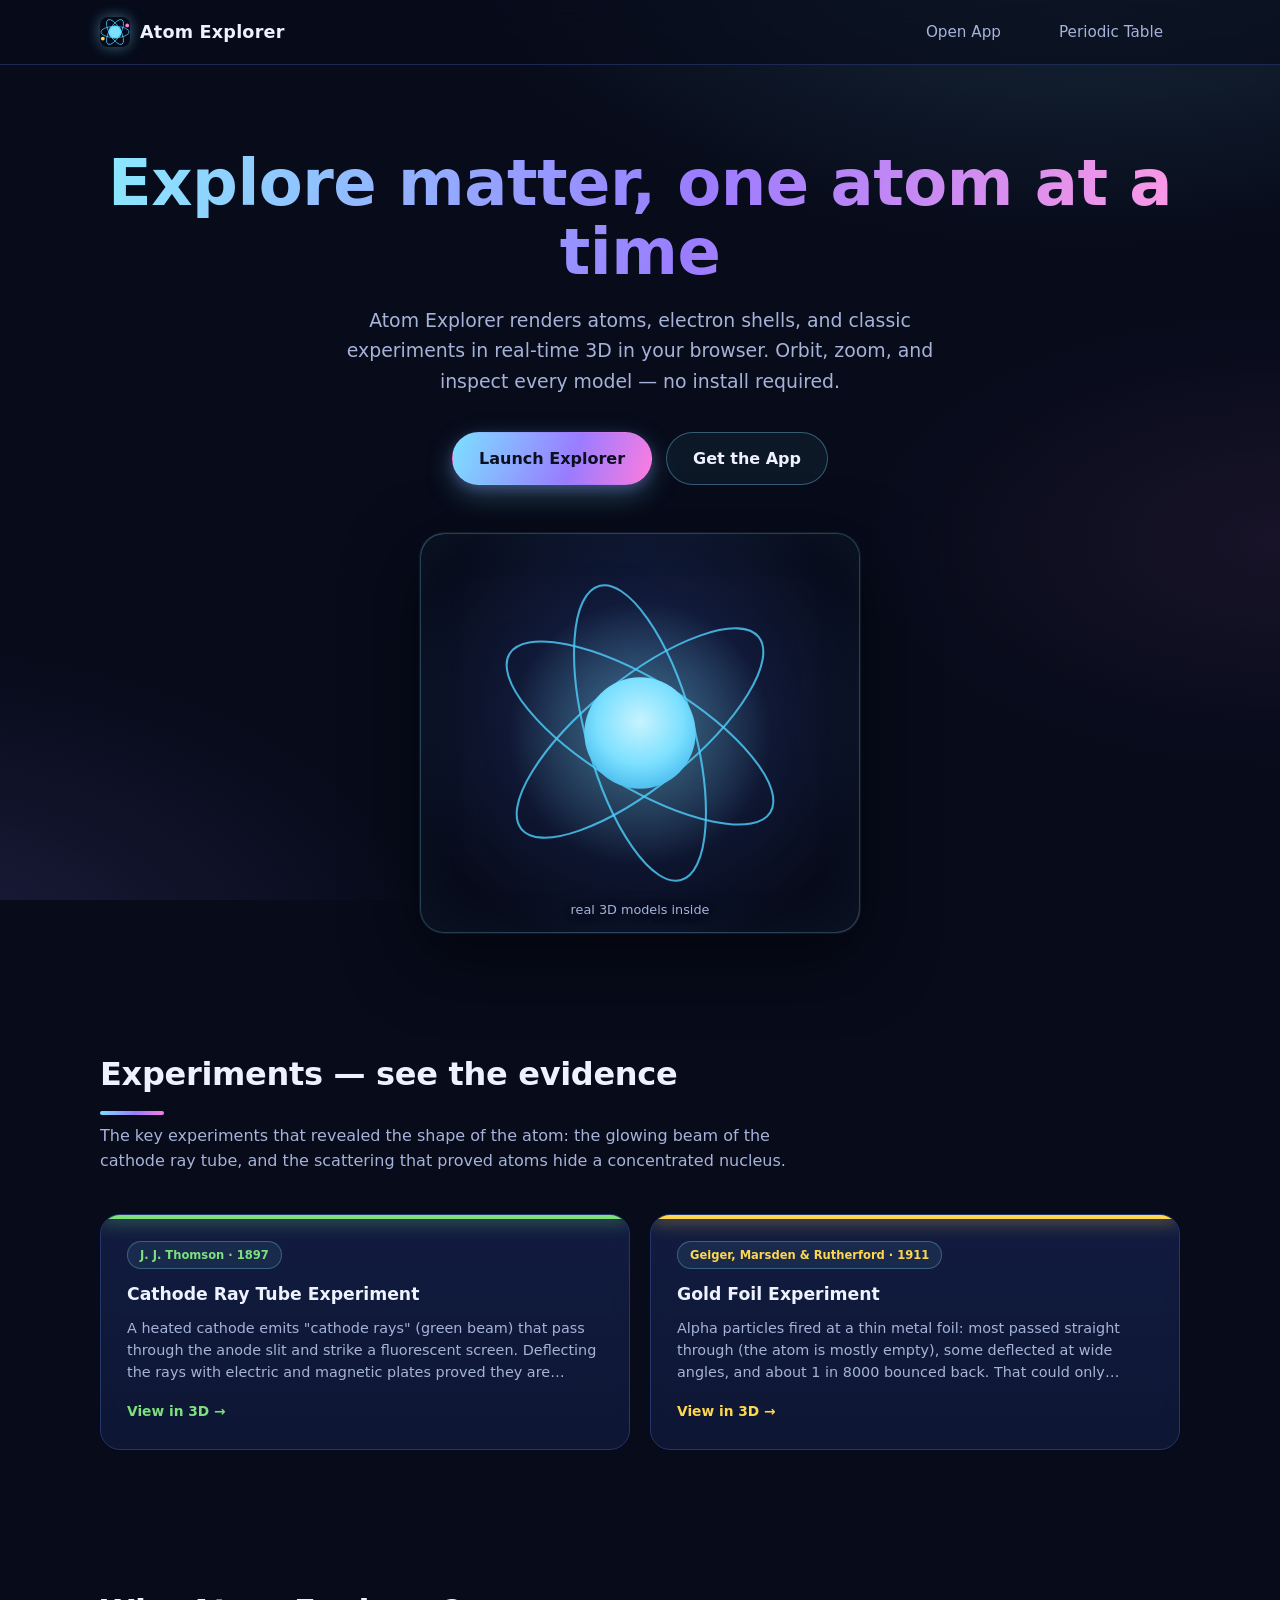
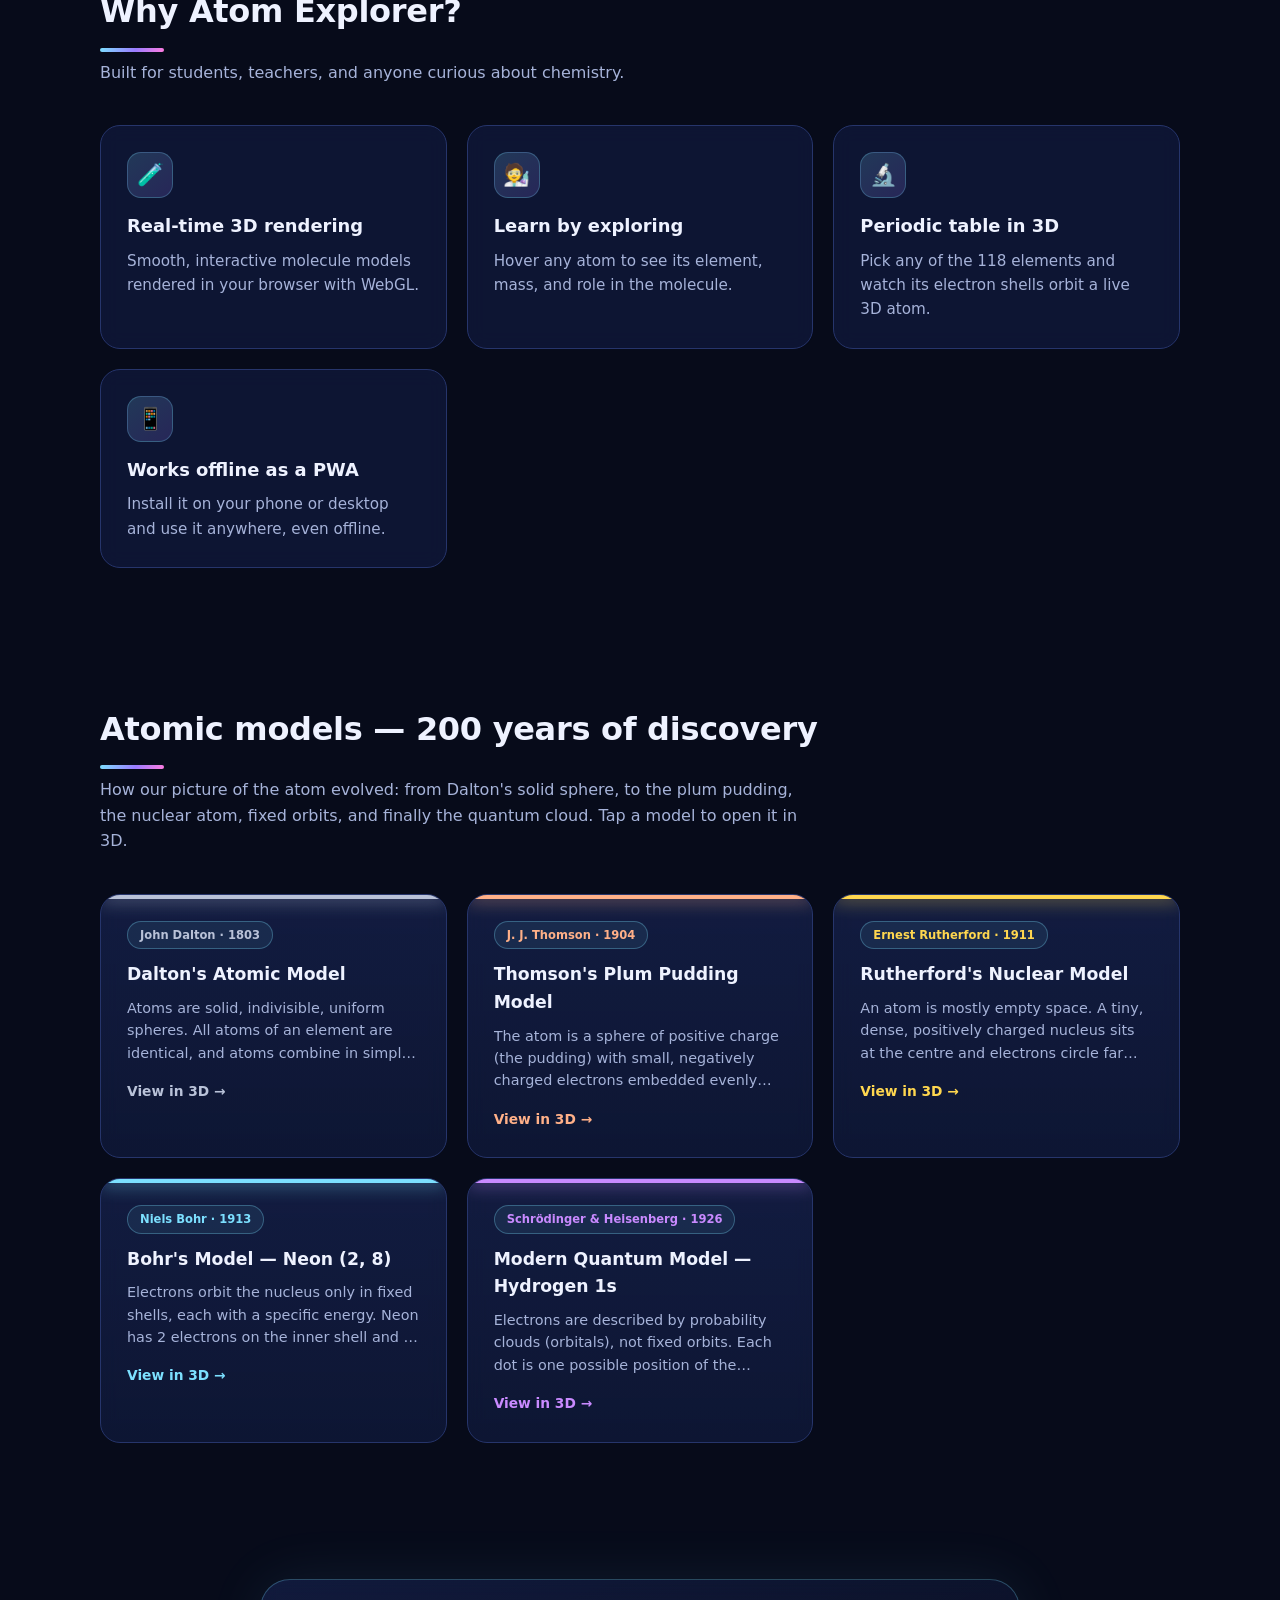
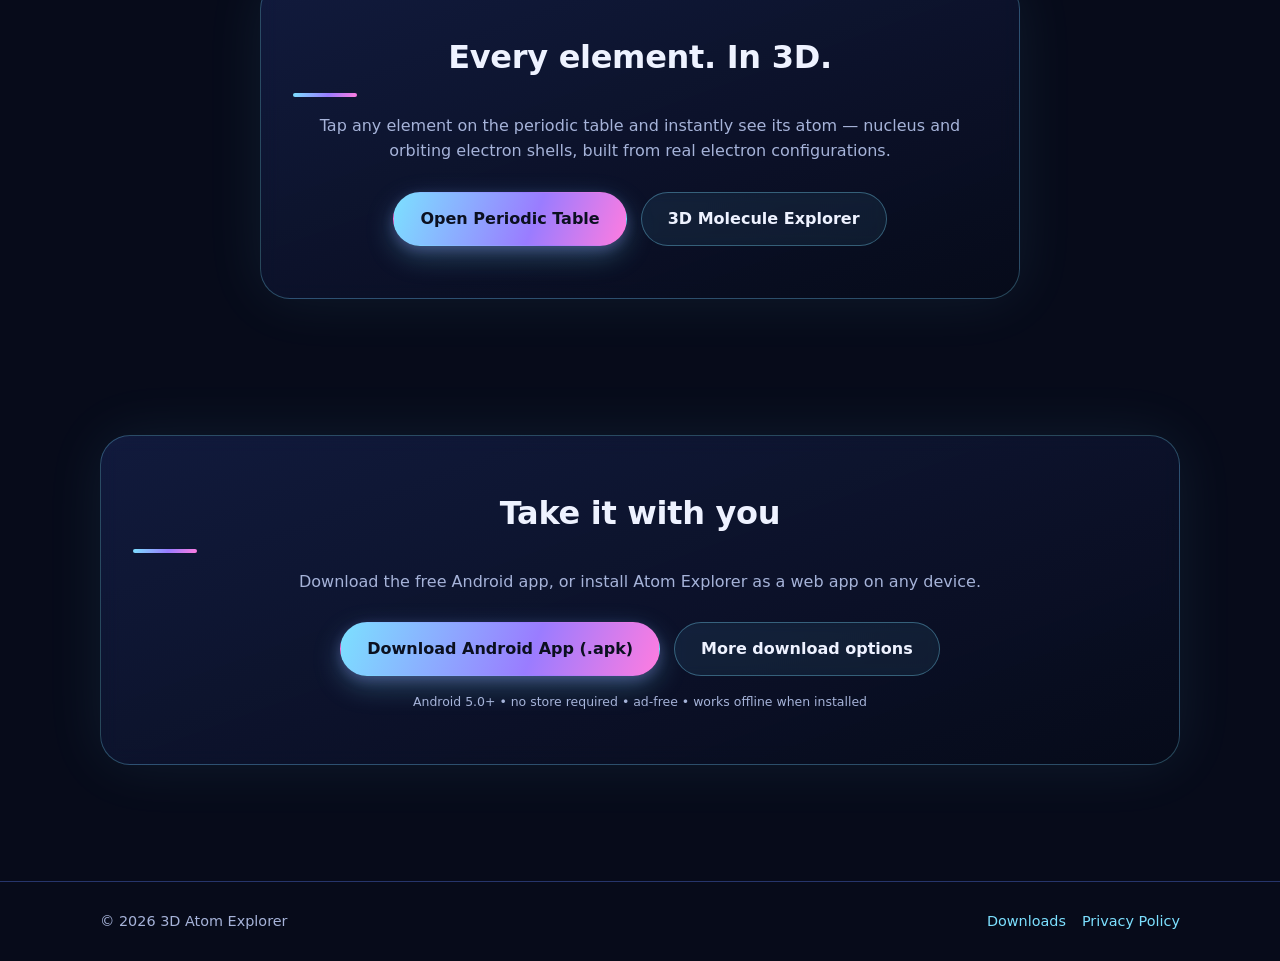
<file: index.html>
<!doctype html>
<html lang="en">
  <head>
    <meta charset="UTF-8" />
    <link rel="icon" type="image/svg+xml" href="./favicon.svg" />
    <meta name="viewport" content="width=device-width, initial-scale=1.0" />
    <title>3D Atom Explorer — Interactive 3D Atom Models &amp; Periodic Table</title>
    <meta name="description" content="Explore interactive 3D atom models for all 118 chemical elements. Select any element on the periodic table to view its Bohr atom, electron shells, electronic configuration, valency, protons, neutrons and electrons." />
    <meta name="keywords" content="3D atom model, atom, atomic structure, periodic table, electron shells, electron configuration, valency, Bohr model, chemistry, science, 118 elements" />
    <meta name="author" content="Atom Explorer" />
    <meta name="robots" content="index, follow" />
    <link rel="canonical" href="https://ayushrajwrs2013.github.io/3d-atom-explorer/" />
    <meta name="theme-color" content="#0b1020" />
    <meta name="apple-mobile-web-app-capable" content="yes" />
    <meta name="mobile-web-app-capable" content="yes" />
    <meta name="apple-mobile-web-app-status-bar-style" content="black-translucent" />
    <link rel="apple-touch-icon" href="./icons/apple-touch-icon.png" />
    <meta property="og:type" content="website" />
    <meta property="og:title" content="3D Atom Explorer — Interactive 3D Atom Models &amp; Periodic Table" />
    <meta property="og:description" content="Select any of the 118 chemical elements and view its 3D atom model: electron shells, electronic configuration, valency, protons, neutrons and electrons." />
    <meta property="og:site_name" content="3D Atom Explorer" />
    <meta name="twitter:card" content="summary_large_image" />
    <meta name="twitter:title" content="3D Atom Explorer" />
    <meta name="twitter:description" content="3D atom models for all 118 elements with electron shells, configuration and valency." />
    <script type="application/ld+json">
{
  "@context": "https://schema.org",
  "@type": "WebApplication",
  "name": "3D Atom Explorer",
  "url": "https://ayushrajwrs2013.github.io/3d-atom-explorer/",
  "description": "Interactive website showing 3D Bohr atom models, electron shells, electronic configuration and valency for all 118 chemical elements.",
  "applicationCategory": "EducationalApplication",
  "operatingSystem": "Any",
  "offers": { "@type": "Offer", "price": "0", "priceCurrency": "USD" },
  "about": {
    "@type": "Thing",
    "name": "Atom",
    "description": "The basic unit of a chemical element, consisting of a nucleus of protons and neutrons surrounded by electrons."
  }
}
</script>
    <script type="module" crossorigin src="./assets/index-C0bR-N7a.js"></script>
    <link rel="modulepreload" crossorigin href="./assets/three-CVGtDJss.js">
    <link rel="stylesheet" crossorigin href="./assets/index-BHwCybNl.css">
  <link rel="manifest" href="./manifest.json"></head>
  <body>
    <div id="root"></div>
  </body>
</html>
</file>
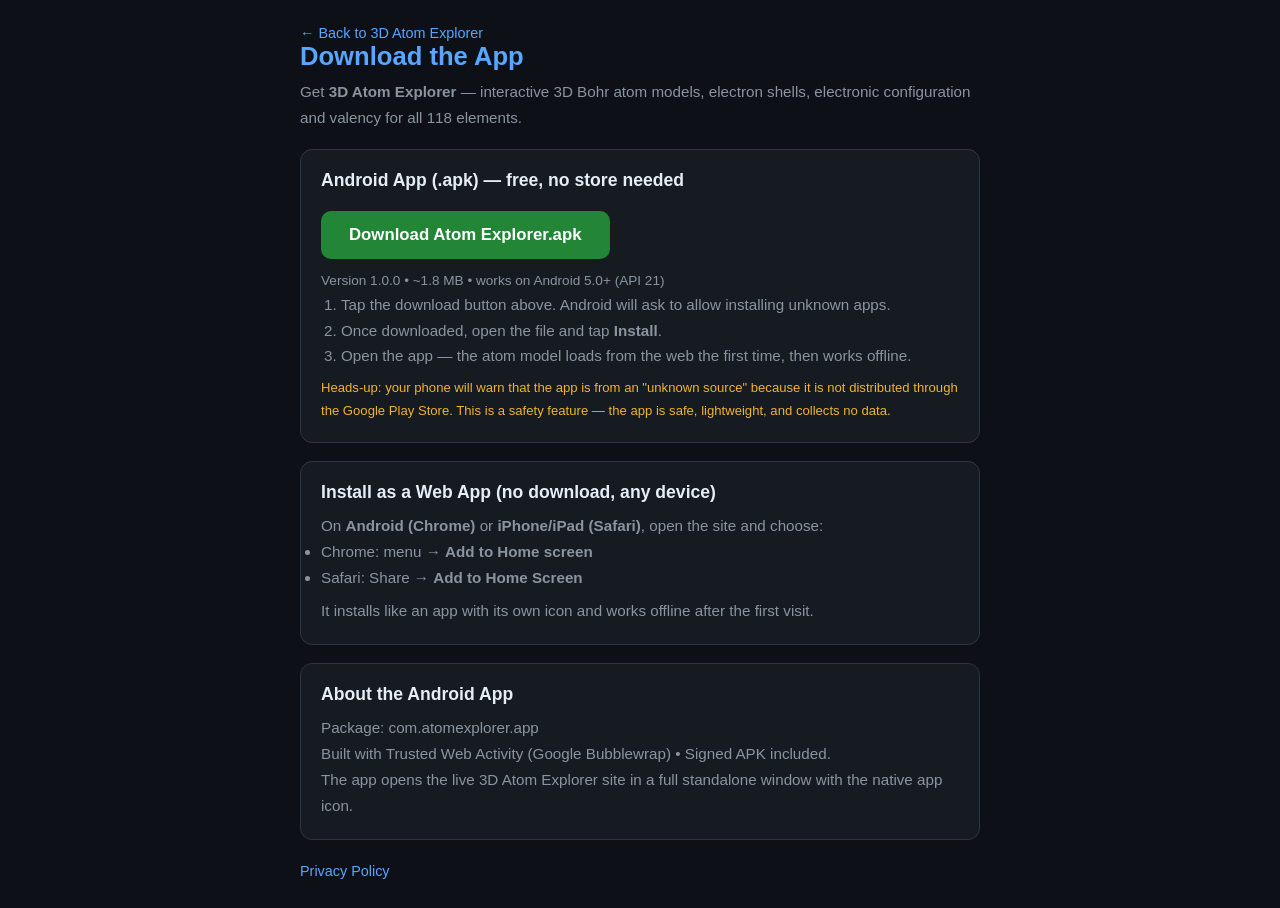
<file: downloads.html>
<!DOCTYPE html>
<html lang="en">
<head>
<meta charset="UTF-8">
<meta name="viewport" content="width=device-width, initial-scale=1.0">
<title>Download the App — 3D Atom Explorer</title>
<meta name="description" content="Download the 3D Atom Explorer Android app (.apk) for free, or install it directly as a web app from any browser. Interactive 3D atom models for all 118 elements.">
<meta name="robots" content="index, follow">
<link rel="canonical" href="https://ayushrajwrs2013.github.io/3d-atom-explorer/downloads.html">
<style>
  :root {
    --bg: #0d1117; --panel: #161b22; --border: #30363d;
    --text: #e6edf3; --muted: #8b949e; --accent: #58a6ff;
  }
  * { box-sizing: border-box; margin: 0; padding: 0; }
  body {
    background: var(--bg); color: var(--text);
    font-family: 'Segoe UI', Roboto, sans-serif;
    min-height: 100vh; padding: 24px;
  }
  .wrap { max-width: 680px; margin: 0 auto; }
  h1 { font-size: 1.6rem; color: var(--accent); margin-bottom: 8px; }
  p, li { color: var(--muted); line-height: 1.7; font-size: 0.95rem; }
  .card {
    background: var(--panel); border: 1px solid var(--border);
    border-radius: 12px; padding: 20px; margin: 18px 0;
  }
  .card h2 { font-size: 1.1rem; margin-bottom: 10px; color: var(--text); }
  a.back { color: var(--accent); text-decoration: none; font-size: 0.9rem; }
  .dl {
    display: inline-block; background: #238636; color: #fff;
    padding: 14px 28px; border-radius: 10px; font-size: 1.05rem;
    text-decoration: none; font-weight: 600; margin: 10px 0; text-align: center;
  }
  .dl:hover { background: #2ea043; }
  .dl.side { background: var(--bg); border: 1px solid var(--border); font-size: 0.9rem; padding: 10px 18px; }
  .note { font-size: 0.82rem; color: #f0b429; margin-top: 8px; }
  ol { padding-left: 20px; }
</style>
</head>
<body>
<div class="wrap">
  <a class="back" href="index.html">&larr; Back to 3D Atom Explorer</a>

  <h1>Download the App</h1>
  <p>Get <strong>3D Atom Explorer</strong> — interactive 3D Bohr atom models, electron shells, electronic configuration and valency for all 118 elements.</p>

  <div class="card">
    <h2>Android App (.apk) — free, no store needed</h2>
    <a class="dl" href="atom-explorer.apk" download>Download Atom Explorer.apk</a>
    <p style="font-size:0.85rem;">Version 1.0.0 &bull; ~1.8 MB &bull; works on Android 5.0+ (API 21)</p>
    <ol>
      <li>Tap the download button above. Android will ask to allow installing unknown apps.</li>
      <li>Once downloaded, open the file and tap <strong>Install</strong>.</li>
      <li>Open the app — the atom model loads from the web the first time, then works offline.</li>
    </ol>
    <p class="note">Heads-up: your phone will warn that the app is from an "unknown source" because it is not distributed through the Google Play Store. This is a safety feature — the app is safe, lightweight, and collects no data.</p>
  </div>

  <div class="card">
    <h2>Install as a Web App (no download, any device)</h2>
    <p>On <strong>Android (Chrome)</strong> or <strong>iPhone/iPad (Safari)</strong>, open the site and choose:</p>
    <ul>
      <li>Chrome: menu &rarr; <strong>Add to Home screen</strong></li>
      <li>Safari: Share &rarr; <strong>Add to Home Screen</strong></li>
    </ul>
    <p style="margin-top:8px;">It installs like an app with its own icon and works offline after the first visit.</p>
  </div>

  <div class="card">
    <h2>About the Android App</h2>
    <p>Package: com.atomexplorer.app<br>
    Built with Trusted Web Activity (Google Bubblewrap) &bull; Signed APK included.<br>
    The app opens the live 3D Atom Explorer site in a full standalone window with the native app icon.</p>
  </div>

  <p><a class="back" href="privacy-policy.html">Privacy Policy</a></p>
</div>
</body>
</html>
</file>
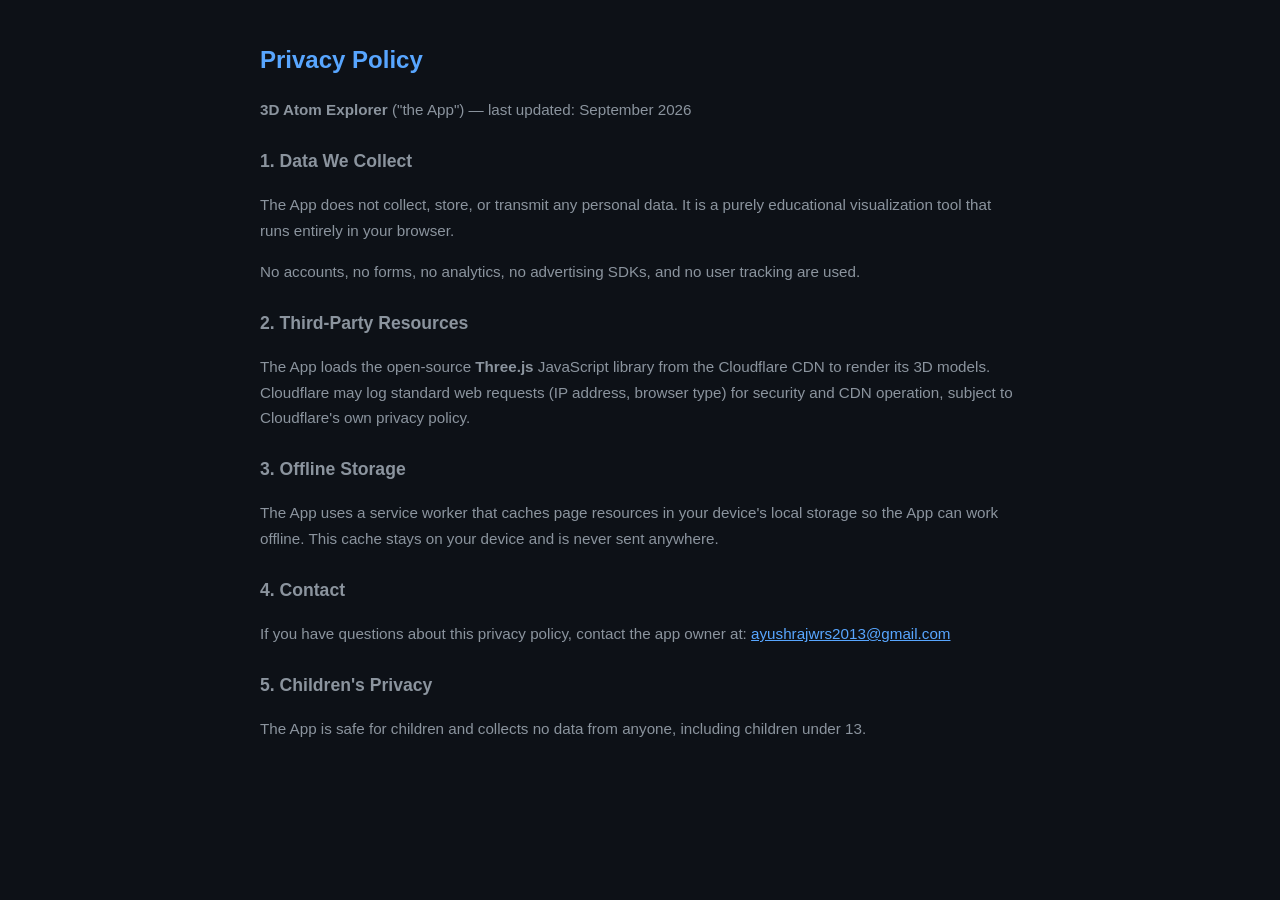
<file: privacy-policy.html>
<!DOCTYPE html>
<html lang="en">
<head>
<meta charset="UTF-8">
<meta name="viewport" content="width=device-width, initial-scale=1.0">
<title>Privacy Policy — 3D Atom Explorer</title>
<style>
  body { background:#0d1117; color:#e6edf3; font-family:'Segoe UI',Roboto,sans-serif; line-height:1.7; padding:24px; max-width:760px; margin:0 auto; }
  h1 { color:#58a6ff; font-size:1.5rem; }
  h2 { color:#8b949e; font-size:1.1rem; margin-top:24px; }
  p, li { color:#8b949e; font-size:0.95rem; }
  a { color:#58a6ff; }
</style>
</head>
<body>
<h1>Privacy Policy</h1>
<p><strong>3D Atom Explorer</strong> ("the App") — last updated: September 2026</p>

<h2>1. Data We Collect</h2>
<p>The App does not collect, store, or transmit any personal data. It is a purely educational visualization tool that runs entirely in your browser.</p>
<p>No accounts, no forms, no analytics, no advertising SDKs, and no user tracking are used.</p>

<h2>2. Third-Party Resources</h2>
<p>The App loads the open-source <strong>Three.js</strong> JavaScript library from the Cloudflare CDN to render its 3D models. Cloudflare may log standard web requests (IP address, browser type) for security and CDN operation, subject to Cloudflare's own privacy policy.</p>

<h2>3. Offline Storage</h2>
<p>The App uses a service worker that caches page resources in your device's local storage so the App can work offline. This cache stays on your device and is never sent anywhere.</p>

<h2>4. Contact</h2>
<p>If you have questions about this privacy policy, contact the app owner at: <a href="mailto:ayushrajwrs2013@gmail.com">ayushrajwrs2013@gmail.com</a></p>

<h2>5. Children's Privacy</h2>
<p>The App is safe for children and collects no data from anyone, including children under 13.</p>
</body>
</html>
</file>
<file: assets/index-BHwCybNl.css>
:root{--bg: #070b1a;--bg-2: #101a3c;--surface: #151f47;--surface-2: #1b2a5e;--border: #26356b;--text: #eef2ff;--muted: #a6b3d9;--accent: #7ce0ff;--accent-2: #9a7cff;--accent-3: #ffd74f;--grad: linear-gradient(120deg, #7ce0ff, #9a7cff 55%, #ff7ce0);--glass: rgba(18, 28, 68, .62);--radius: 20px;font-family:Segoe UI,system-ui,-apple-system,sans-serif}*{box-sizing:border-box}html{scroll-behavior:smooth}body{margin:0;background:radial-gradient(1100px 560px at 85% -10%,rgba(124,224,255,.16),transparent 60%),radial-gradient(900px 540px at -8% 108%,rgba(154,124,255,.16),transparent 60%),radial-gradient(700px 380px at 100% 60%,rgba(255,124,224,.07),transparent 60%),var(--bg);color:var(--text);line-height:1.6;min-height:100vh;background-attachment:fixed}#root{min-height:100vh}a{color:var(--accent)}.container{width:min(1080px,92%);margin:0 auto}.nav{position:sticky;top:0;z-index:50;-webkit-backdrop-filter:blur(14px);backdrop-filter:blur(14px);background:#070b1a99;border-bottom:1px solid rgba(38,53,107,.7)}.nav .container{display:flex;align-items:center;justify-content:space-between;height:64px}.brand{display:flex;align-items:center;gap:10px;color:var(--text);text-decoration:none;font-weight:700;font-size:1.1rem;letter-spacing:.2px}.brand img{width:30px;height:30px;border-radius:8px;box-shadow:0 0 14px #7ce0ff73}.nav-links{display:flex;gap:24px}.nav-links a{color:var(--muted);text-decoration:none;font-size:.95rem;padding:8px 16px;border-radius:999px;border:1px solid transparent;transition:color .15s ease,background .15s ease,border-color .15s ease}.nav-links a:hover{color:var(--text);background:#7ce0ff14;border-color:#7ce0ff40}.hero{text-align:center;padding:84px 0 48px}.hero h1{font-size:clamp(2.4rem,5.4vw,4rem);line-height:1.08;margin:0 0 18px;background:linear-gradient(100deg,#8be9ff,#9a7cff 55%,#ff9ae4);-webkit-background-clip:text;background-clip:text;color:transparent;letter-spacing:-.5px}.hero p.sub{color:var(--muted);font-size:1.18rem;max-width:660px;margin:0 auto 36px}.cta-row{display:flex;gap:14px;justify-content:center;flex-wrap:wrap}.btn{display:inline-flex;align-items:center;gap:8px;padding:13px 26px;border-radius:999px;text-decoration:none;font-weight:600;border:1px solid transparent;transition:transform .15s ease,box-shadow .15s ease,border-color .15s ease}.btn:hover{transform:translateY(-3px)}.btn.primary{background:linear-gradient(110deg,#7ce0ff,#9a7cff 60%,#ff7ce0);color:#0b1020;box-shadow:0 10px 28px #7ce0ff47,0 4px 12px #9a7cff40}.btn.primary:hover{box-shadow:0 14px 34px #7ce0ff61,0 6px 16px #9a7cff59}.btn.ghost{border-color:#7ce0ff59;color:var(--text);background:#7ce0ff0f;-webkit-backdrop-filter:blur(6px);backdrop-filter:blur(6px)}.btn.ghost:hover{border-color:#7ce0ffa6;box-shadow:0 10px 24px #7ce0ff2e}.hero-stage{position:relative;margin:48px auto 0;max-width:440px;height:400px;display:grid;place-items:center;border-radius:24px;overflow:hidden;background:radial-gradient(circle at 50% 45%,#1b2957,#070b1a 78%);border:1px solid rgba(124,224,255,.25);box-shadow:0 0 0 1px #7ce0ff14,0 24px 70px #00000080,inset 0 0 60px #7ce0ff0d}.hero-stage:before{content:"";position:absolute;top:-1px;right:-1px;bottom:-1px;left:-1px;border-radius:24px;padding:1px;background:linear-gradient(140deg,rgba(124,224,255,.7),transparent 40%,transparent 65%,rgba(255,124,224,.5));-webkit-mask:linear-gradient(#000 0 0) content-box,linear-gradient(#000 0 0);-webkit-mask-composite:xor;mask-composite:exclude;pointer-events:none}.hero-stage svg{width:min(330px,86%);height:auto;filter:drop-shadow(0 10px 24px rgba(0,0,0,.4))}.hero-stage .hint{position:absolute;bottom:12px;left:0;right:0;text-align:center;color:var(--muted);font-size:.8rem;pointer-events:none;text-shadow:0 2px 8px #070b1a}.section{padding:68px 0}.section h2{font-size:2rem;margin:0 0 8px;letter-spacing:-.3px}.section h2:after{content:"";display:block;width:64px;height:4px;margin-top:10px;border-radius:99px;background:var(--grad)}.section .lead{color:var(--muted);margin:0 0 40px;max-width:720px}.grid{display:grid;grid-template-columns:repeat(auto-fit,minmax(260px,1fr));gap:20px}.card{background:var(--glass);border:1px solid var(--border);border-radius:var(--radius);padding:26px;-webkit-backdrop-filter:blur(10px);backdrop-filter:blur(10px);transition:transform .15s ease,box-shadow .15s ease,border-color .15s ease}.card h3{margin:0 0 8px;font-size:1.12rem}.card p{margin:0;color:var(--muted);font-size:.95rem}.card .icon{display:inline-flex;align-items:center;justify-content:center;width:46px;height:46px;border-radius:14px;font-size:1.35rem;background:linear-gradient(140deg,#7ce0ff2e,#9a7cff2e);border:1px solid rgba(124,224,255,.25);margin-bottom:14px}.grid.models{margin-top:2px}.model-card{display:block;text-decoration:none;color:inherit;position:relative;overflow:hidden;background:linear-gradient(180deg,#1c2a608c,#101a3cbf);transition:transform .15s ease,border-color .15s ease,box-shadow .15s ease}.model-card:before{content:"";position:absolute;top:0;left:0;right:0;height:4px;background:var(--accent, #58a6ff);box-shadow:0 0 18px var(--accent, #58a6ff)}.model-card:hover{transform:translateY(-4px);border-color:color-mix(in srgb,var(--accent, #58a6ff) 55%,transparent);box-shadow:0 16px 34px #00000073,0 0 26px color-mix(in srgb,var(--accent, #58a6ff) 22%,transparent)}.model-card .badge{display:inline-block;background:#7ce0ff14;border:1px solid rgba(124,224,255,.3);color:var(--accent);font-size:.72rem;font-weight:600;border-radius:999px;padding:4px 12px;margin-bottom:12px}.model-card h3{margin:0 0 8px;font-size:1.08rem}.model-card p{margin:0 0 14px;color:var(--muted);font-size:.9rem;line-height:1.55;display:-webkit-box;-webkit-line-clamp:3;-webkit-box-orient:vertical;overflow:hidden}.model-card .open{color:var(--accent, #58a6ff);font-weight:700;font-size:.86rem}.download{text-align:center;background:linear-gradient(160deg,#1c2a6080,#070b1a99);border:1px solid rgba(124,224,255,.28);border-radius:calc(var(--radius) + 10px);padding:52px 32px;-webkit-backdrop-filter:blur(10px);backdrop-filter:blur(10px);box-shadow:0 0 60px #7ce0ff14}.download h2{margin-top:0}.download p{color:var(--muted);margin-bottom:28px}.play-badge{display:inline-flex;align-items:center;gap:14px;background:#0b1020;border:1px solid var(--border);border-radius:14px;padding:12px 24px;color:var(--text);text-decoration:none;text-align:left}.play-badge span{display:block;line-height:1.2}.play-badge small{color:var(--muted)}.download p.tiny{font-size:.78rem;color:var(--muted);margin-top:16px;margin-bottom:0}footer{border-top:1px solid var(--border);margin-top:48px;padding:28px 0;color:var(--muted);font-size:.9rem}footer .container{display:flex;justify-content:space-between;align-items:center;gap:12px;flex-wrap:wrap}footer .footer-links{display:inline-flex;gap:16px}footer .footer-links a{color:var(--accent);text-decoration:none}.app-view{min-height:100svh;display:flex;flex-direction:column;background:var(--bg)}.app-view.fullscreen{height:100svh;min-height:0;width:100vw;position:relative;overflow:hidden}.app-view.fullscreen .app-toolbar{position:absolute;top:0;left:0;right:0;z-index:20;background:#0a1026b8;-webkit-backdrop-filter:blur(14px);backdrop-filter:blur(14px);border-bottom:1px solid rgba(38,53,107,.7)}.app-view.fullscreen .app-canvas{width:100%;height:100%}.app-view.fullscreen .app-canvas .panel{top:66px}.app-toolbar{display:flex;align-items:center;gap:18px;padding:10px 16px;background:var(--surface);border-bottom:1px solid var(--border);flex-wrap:wrap}.app-toolbar .brand{font-size:.95rem}.app-toolbar .spacer{flex:1}.toolbar-current{color:var(--muted);font-size:.9rem;padding:5px 14px;border:1px solid rgba(124,224,255,.22);border-radius:999px;background:#7ce0ff0f}.explore-picker{position:absolute;top:66px;left:12px;bottom:12px;width:240px;z-index:15;overflow-y:auto;pointer-events:none;scrollbar-width:thin;scrollbar-color:rgba(124,224,255,.3) transparent}.explore-picker .xp-group{margin-bottom:14px;pointer-events:auto}.explore-picker h5{margin:0 0 8px;font-size:.7rem;text-transform:uppercase;letter-spacing:.1em;color:#8fa0cf}.x-card{display:block;width:100%;text-align:left;background:#0f183ab8;border:1px solid var(--border);border-radius:12px;padding:9px 12px;margin-bottom:7px;color:var(--text);cursor:pointer;-webkit-backdrop-filter:blur(8px);backdrop-filter:blur(8px);transition:border-color .15s,background .15s,transform .15s;font-family:inherit}.x-card b{display:block;font-size:.82rem}.x-card span{display:block;font-size:.7rem;color:var(--muted);margin-top:2px}.x-card:hover{border-color:#7ce0ff99;transform:translate(2px)}.x-card.active{border-color:transparent;background:linear-gradient(120deg,#7ce0ff38,#9a7cff33);box-shadow:0 0 0 1px #7ce0ff8c,0 4px 18px #7ce0ff33}@media (max-width: 760px){.app-view.fullscreen .app-toolbar{padding:8px 10px;gap:10px}.app-view.fullscreen .app-toolbar .brand{font-size:.82rem}.app-view.fullscreen .app-toolbar .toolbar-current{display:none}.explore-picker{top:46px;left:0;right:0;bottom:auto;width:auto;height:auto;max-height:none;overflow-x:auto;overflow-y:hidden;display:flex;gap:6px;align-items:center;padding:6px 8px;background:#0b1020db;border-bottom:1px solid var(--border);pointer-events:auto;-webkit-overflow-scrolling:touch}.explore-picker .xp-group{display:contents}.explore-picker .xp-group h5{display:none}.x-card{margin:0;flex:0 0 auto;display:inline-flex;align-items:center;width:auto;border-radius:999px;padding:7px 12px;font-size:.78rem;white-space:nowrap}.x-card b{font-size:.78rem}.x-card span{display:none}.app-view.fullscreen .app-canvas .panel{top:auto;right:8px;left:8px;bottom:10px;min-width:0;max-width:none;max-height:30vh;overflow-y:auto;padding:10px 12px;font-size:.82rem;-webkit-overflow-scrolling:touch;touch-action:pan-y}.app-canvas .panel h4{font-size:.88rem;margin:0 0 6px}.app-canvas .panel .desc{display:-webkit-box;-webkit-line-clamp:2;-webkit-box-orient:vertical;overflow:hidden;margin:6px 0 8px}.app-canvas .panel .model-controls .clabel{font-size:.75rem}.app-canvas .hint{display:none}.app-canvas .panel .app-actions{margin-top:6px}}.app-canvas{flex:1;position:relative}.app-canvas canvas{display:block}.app-canvas .panel{position:absolute;top:14px;right:14px;background:linear-gradient(160deg,#182352c7,#0c122cd1);border:1px solid rgba(124,224,255,.22);border-radius:16px;padding:16px 18px;min-width:180px;font-size:.9rem;-webkit-backdrop-filter:blur(14px);backdrop-filter:blur(14px);box-shadow:0 14px 40px #0006}.app-canvas .panel h4{margin:0 0 8px;font-size:.95rem}.app-canvas .panel .row{display:flex;justify-content:space-between;gap:16px;color:var(--muted)}.app-canvas .panel .row b{color:var(--text);font-weight:600}.app-canvas .panel .desc{margin:8px 0 10px;color:var(--muted);font-size:.8rem;line-height:1.5;max-width:280px}.app-canvas .hint{position:absolute;bottom:14px;left:0;right:0;text-align:center;color:var(--muted);font-size:.8rem;pointer-events:none;text-shadow:0 2px 8px #070b1a}.app-actions{display:flex;gap:8px;margin-top:12px}.app-actions button{flex:1;background:linear-gradient(120deg,#7ce0ff24,#9a7cff24);color:var(--text);border:1px solid rgba(124,224,255,.35);border-radius:999px;padding:8px 14px;cursor:pointer;font-size:.85rem;font-weight:600;transition:border-color .15s,box-shadow .15s,transform .15s}.app-actions button:hover{border-color:#7ce0ffb3;box-shadow:0 4px 14px #7ce0ff40;transform:translateY(-1px)}.model-controls{display:grid;gap:8px;margin-top:12px;padding-top:12px;border-top:1px solid rgba(124,224,255,.18)}.model-controls label{display:grid;grid-template-columns:1fr auto;align-items:center;gap:8px;font-size:.78rem;color:var(--muted)}.model-controls label.range{grid-template-columns:1fr;gap:4px}.model-controls .rrange{display:flex;align-items:center;gap:8px}.model-controls input[type=range]{flex:1;min-width:0;accent-color:var(--accent)}.model-controls .rrange b{color:var(--text);font-weight:600;font-size:.75rem;min-width:62px;text-align:right}.model-controls select{background:var(--bg-2);color:var(--text);border:1px solid rgba(124,224,255,.25);border-radius:10px;padding:5px 10px;font-size:.78rem;max-width:180px}.switch-btn{background:#7ce0ff14;color:var(--muted);border:1px solid rgba(124,224,255,.25);border-radius:999px;padding:4px 12px;font-size:.75rem;font-weight:600;cursor:pointer;min-width:52px}.switch-btn.on{background:linear-gradient(120deg,#5bff7a33,#2ea04340);color:#5bff7a;border-color:#2ea043;box-shadow:0 0 14px #5bff7a40}.panel .foil-row{margin-top:10px}.panel .foil-row b{font-size:.72rem;text-align:right;max-width:210px}.warn{margin-top:10px;padding:8px 10px;border-radius:8px;background:#ff5e5e1a;border:1px solid rgba(255,94,94,.45);color:#ff8a8a;font-size:.76rem;line-height:1.45}@media (max-width: 640px){.nav-links{display:none}.hero{padding-top:48px}.hero-stage{height:340px}.app-canvas .panel{top:10px;right:10px;min-width:150px}}.pwa-toast{position:fixed;left:50%;bottom:18px;transform:translate(-50%);z-index:9999;display:flex;align-items:center;gap:12px;background:#0d1224f2;border:1px solid rgba(120,160,255,.4);border-radius:12px;padding:10px 14px;color:var(--text);font-size:.85rem;box-shadow:0 12px 32px #0000008c}.pwa-toast button{background:var(--accent);color:#06101f;border:none;border-radius:8px;padding:6px 14px;font-weight:700;font-size:.8rem;cursor:pointer}.pwa-toast button:hover{filter:brightness(1.1)}.periodic-view{min-height:100svh;display:flex;flex-direction:column;background:var(--bg)}.p-active{color:var(--text);font-weight:600;font-size:.9rem}.p-layout{flex:1;display:grid;grid-template-columns:minmax(0,1fr) minmax(290px,350px);grid-template-rows:auto minmax(0,1fr);grid-template-areas:"view side" "table side";gap:18px;padding:18px;align-items:start;overflow:auto}.p-canvas{grid-area:view;position:relative;height:min(46vh,430px);border:1px solid var(--border);border-radius:14px;overflow:hidden;background:radial-gradient(1100px 700px at 50% -20%,#283a6080,#060914e6)}.p-table-col{grid-area:table;display:flex;flex-direction:column;gap:10px;min-width:0}.p-detail{grid-area:side;display:flex;flex-direction:column;gap:12px;background:#0d1224d1;border:1px solid var(--border);border-radius:14px;padding:16px;position:sticky;top:18px;max-height:calc(100svh - 36px);overflow-y:auto}.p-detail .row{display:flex;justify-content:space-between;gap:16px;flex-wrap:wrap;row-gap:3px;column-gap:10px;color:var(--muted)}.p-detail .row b{min-width:0;overflow-wrap:anywhere;text-align:right}.p-detail .row b.cfg{font-size:.78rem;line-height:1.5;text-align:right}.p-search{position:relative;display:flex;align-items:center}.p-search input{width:100%;background:#0d1224cc;color:var(--text);border:1px solid var(--border);border-radius:10px;padding:9px 36px 9px 14px;font-size:.9rem}.p-search input::placeholder{color:#a7b2c98c}.p-search input:focus{border-color:var(--accent);outline:none;box-shadow:0 0 0 3px #58a6ff2e}.p-clear{position:absolute;right:6px;background:none;border:none;color:var(--muted);font-size:1.2rem;line-height:1;cursor:pointer;padding:4px 6px;border-radius:6px}.p-clear:hover{color:var(--text);background:#ffffff0f}.ptable-wrap{overflow:auto;border:1px solid var(--border);border-radius:14px;padding:12px;background:#080c1a8c}.ptable{display:grid;grid-template-columns:repeat(18,minmax(40px,1fr));gap:3px;min-width:1080px}.ptable-spacer{display:block}.elt{--block: #58a6ff;position:relative;border:1px solid rgba(255,255,255,.08);border-radius:8px;background:linear-gradient(160deg,#161d36d9,#0b1020eb);color:var(--text);cursor:pointer;display:flex;flex-direction:column;align-items:center;justify-content:center;min-height:58px;padding:4px 2px;overflow:hidden;transition:transform .12s ease,box-shadow .12s ease,border-color .12s ease,opacity .2s ease}.elt:before{content:"";position:absolute;top:0;left:0;right:0;height:3px;background:var(--block);opacity:.9}.elt .num{position:absolute;top:5px;left:6px;font-size:.52rem;font-weight:700;opacity:.7;line-height:1}.elt .sym{font-size:1.05rem;font-weight:800;line-height:1.05;color:var(--block);text-shadow:0 0 12px currentColor}.elt .name{max-width:100%;font-size:.46rem;opacity:.88;overflow:hidden;text-overflow:ellipsis;white-space:nowrap;padding:0 3px;line-height:1.3}.elt .mass{font-style:normal;font-size:.5rem;opacity:.62;line-height:1.2}.elt:hover{transform:translateY(-2px);border-color:var(--block);box-shadow:0 0 0 1px var(--block),0 10px 20px #00000080;z-index:1}.elt-dim{opacity:.22;filter:saturate(.2);pointer-events:none}.elt-selected{border-color:#fff;box-shadow:0 0 0 2px #fff,0 0 20px var(--block);transform:translateY(-2px) scale(1.05);z-index:2}.plegend{display:flex;gap:14px;flex-wrap:wrap;align-items:center;color:var(--muted);font-size:.75rem;padding:0 2px}.plegend i{display:inline-block;width:10px;height:10px;border-radius:3px;margin-right:5px;vertical-align:-1px}.plegend .p-count{margin-left:auto;color:var(--accent);font-weight:600}.periodic-view .p-head{display:flex;align-items:center;gap:14px}.p-sym{font-size:3.2rem;font-weight:800;line-height:1}.p-title h4{margin:0 0 6px}.p-badge{font-size:.68rem;text-transform:uppercase;letter-spacing:.07em;border:1px solid;border-radius:999px;padding:2px 10px;font-weight:600;white-space:nowrap}.p-stats{display:grid;grid-template-columns:repeat(auto-fit,minmax(62px,1fr));gap:8px;margin-bottom:14px}.p-stat{background:#ffffff0a;border:1px solid var(--border);border-radius:10px;padding:8px 4px;text-align:center;min-width:0}.p-stat b{display:block;font-size:.95rem;color:var(--text);white-space:nowrap;overflow:hidden;text-overflow:ellipsis}.p-stat span{font-size:.58rem;color:var(--muted);line-height:1.25}.p-note{margin-top:auto;padding-top:10px;border-top:1px dashed var(--border);color:var(--muted);font-size:.78rem;line-height:1.45}.nuc-hud{display:flex;gap:6px;background:#0a0e1ed1;border:1px solid rgba(255,255,255,.16);border-radius:999px;padding:3px 10px;font-size:.8rem;font-weight:700;letter-spacing:.04em;white-space:nowrap;pointer-events:none;-webkit-backdrop-filter:blur(4px);backdrop-filter:blur(4px)}.nuc-hud b{font-weight:700}.hud-p{color:#ff8a8a;text-shadow:0 0 10px rgba(255,46,46,.8)}.hud-n{color:#d4e0ff;text-shadow:0 0 10px rgba(154,168,212,.8)}.p-canvas .panel{top:12px;right:12px;min-width:150px;max-width:260px}.pcta .download{max-width:760px;margin:0 auto}@media (max-width: 900px){.p-layout{grid-template-columns:1fr;grid-template-rows:auto;grid-template-areas:"view" "table" "side"}.p-detail{position:static;max-height:none}.p-canvas{height:52vh}}@media (max-width: 560px){.elt{min-height:44px}.elt .name,.elt .mass{display:none}.ptable{min-width:940px}.p-stats{grid-template-columns:repeat(2,1fr)}.p-sym{font-size:2.6rem}}::-webkit-scrollbar{width:10px;height:10px}::-webkit-scrollbar-track{background:transparent}::-webkit-scrollbar-thumb{background:#7ce0ff38;border-radius:99px;border:2px solid var(--bg)}::-webkit-scrollbar-thumb:hover{background:#7ce0ff61}
</file>
